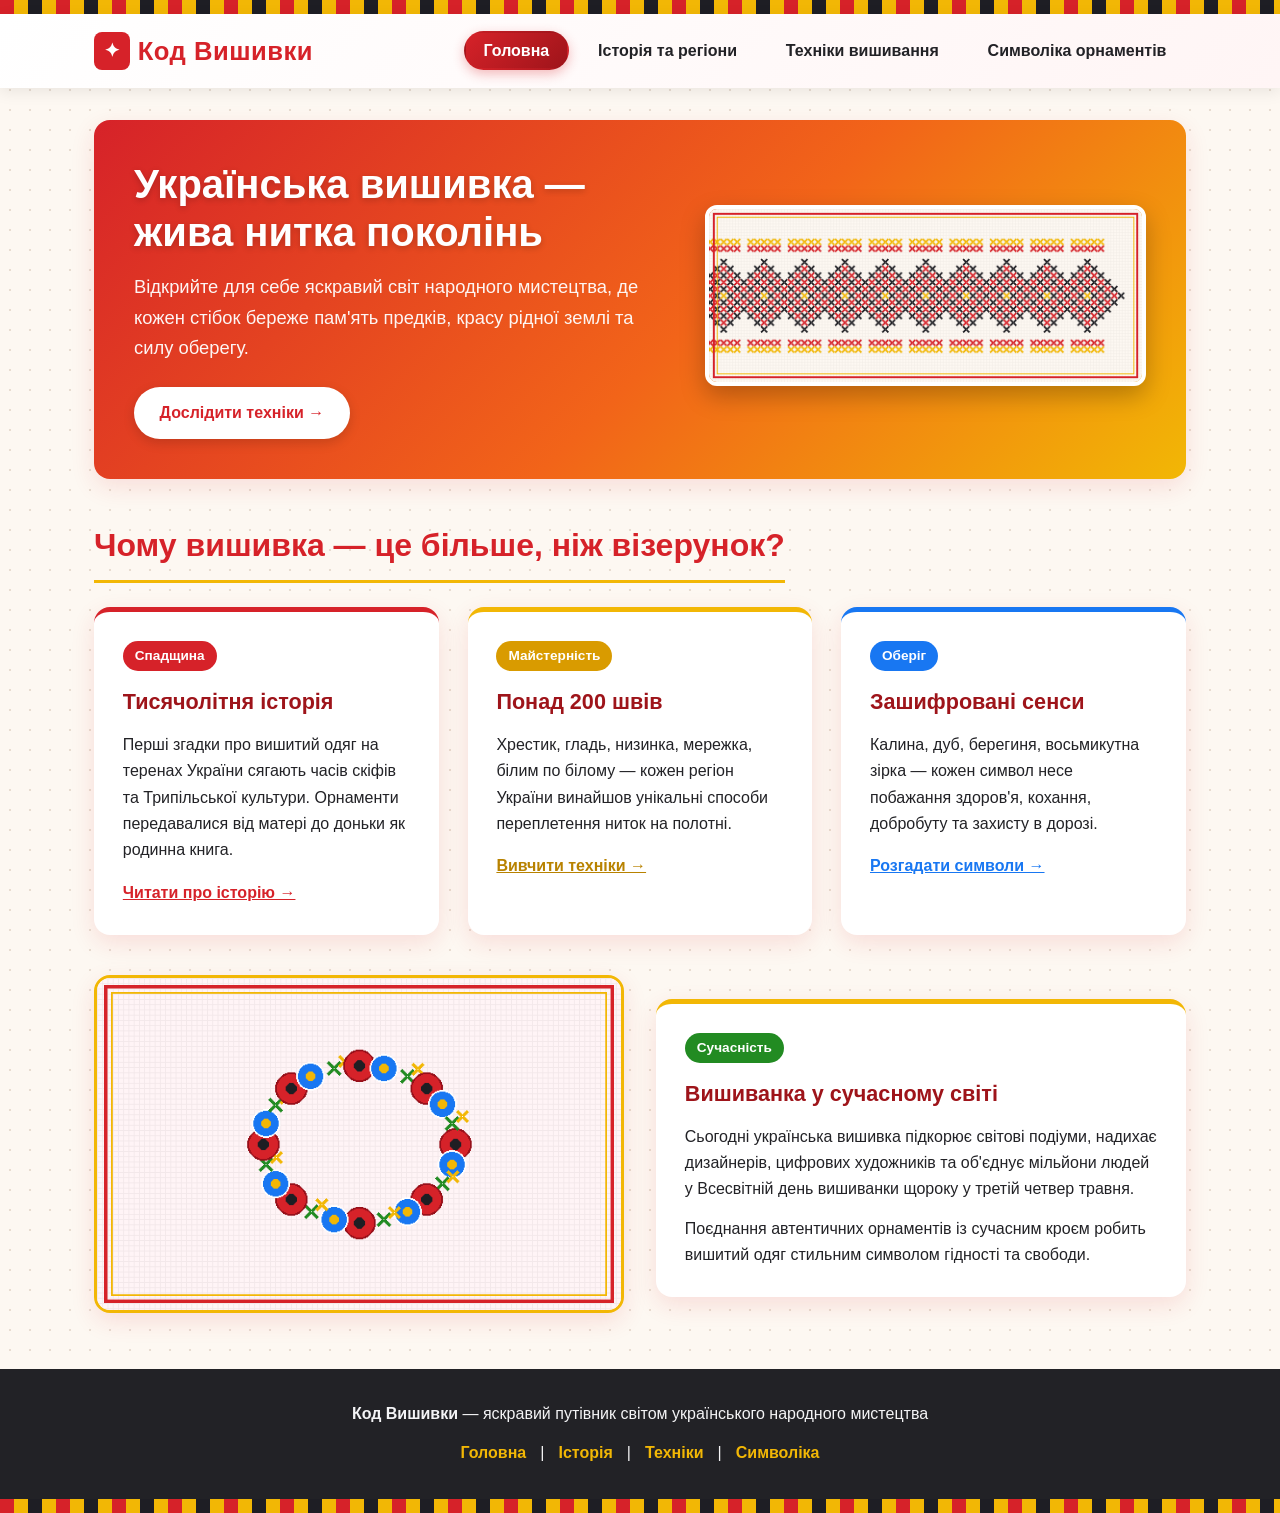
<file: index.html>
<!DOCTYPE html>
<html lang="uk">
<head>
    <meta charset="UTF-8">
    <meta name="viewport" content="width=device-width, initial-scale=1.0">
    <title>Головна — Українська Вишивка</title>
    <link rel="stylesheet" href="style.css">
</head>
<body>
    <div class="ornament-strip"></div>
    <header>
        <nav class="navbar">
            <a href="index.html" class="logo"><span>✦</span> Код Вишивки</a>
            <ul class="nav-links">
                <li><a href="index.html" class="active">Головна</a></li>
                <li><a href="history.html" class="">Історія та регіони</a></li>
                <li><a href="techniques.html" class="">Техніки вишивання</a></li>
                <li><a href="symbols.html" class="">Символіка орнаментів</a></li>
            </ul>
        </nav>
    </header>

    <main class="container">
        <section class="hero">
            <div>
                <h1>Українська вишивка — жива нитка поколінь</h1>
                <p>Відкрийте для себе яскравий світ народного мистецтва, де кожен стібок береже пам'ять предків, красу рідної землі та силу оберегу.</p>
                <a href="techniques.html" class="btn">Дослідити техніки →</a>
            </div>
            <div>
                <img src="images/hero_banner.png" alt="Яскравий геометричний орнамент української вишивки">
            </div>
        </section>

        <h2 class="section-title">Чому вишивка — це більше, ніж візерунок?</h2>
        <div class="grid-3">
            <article class="card">
                <span class="badge">Спадщина</span>
                <h3>Тисячолітня історія</h3>
                <p>Перші згадки про вишитий одяг на теренах України сягають часів скіфів та Трипільської культури. Орнаменти передавалися від матері до доньки як родинна книга.</p>
                <p style="margin-top: 1rem;"><a href="history.html" style="color: var(--primary-red); font-weight: 700;">Читати про історію →</a></p>
            </article>
            <article class="card">
                <span class="badge gold">Майстерність</span>
                <h3>Понад 200 швів</h3>
                <p>Хрестик, гладь, низинка, мережка, білим по білому — кожен регіон України винайшов унікальні способи переплетення ниток на полотні.</p>
                <p style="margin-top: 1rem;"><a href="techniques.html" style="color: #b88200; font-weight: 700;">Вивчити техніки →</a></p>
            </article>
            <article class="card">
                <span class="badge blue">Оберіг</span>
                <h3>Зашифровані сенси</h3>
                <p>Калина, дуб, берегиня, восьмикутна зірка — кожен символ несе побажання здоров'я, кохання, добробуту та захисту в дорозі.</p>
                <p style="margin-top: 1rem;"><a href="symbols.html" style="color: var(--accent-blue); font-weight: 700;">Розгадати символи →</a></p>
            </article>
        </div>

        <section class="grid-2">
            <div>
                <img src="images/gallery_wreath.png" alt="Квітковий вінок української вишивки" class="feature-img">
            </div>
            <div class="card">
                <span class="badge green">Сучасність</span>
                <h3>Вишиванка у сучасному світі</h3>
                <p>Сьогодні українська вишивка підкорює світові подіуми, надихає дизайнерів, цифрових художників та об'єднує мільйони людей у Всесвітній день вишиванки щороку у третій четвер травня.</p>
                <p style="margin-top: 0.8rem;">Поєднання автентичних орнаментів із сучасним кроєм робить вишитий одяг стильним символом гідності та свободи.</p>
            </div>
        </section>
    </main>

    <footer>
        <p><strong>Код Вишивки</strong> — яскравий путівник світом українського народного мистецтва</p>
        <div class="footer-links">
            <a href="index.html">Головна</a> |
            <a href="history.html">Історія</a> |
            <a href="techniques.html">Техніки</a> |
            <a href="symbols.html">Символіка</a>
        </div>
    </footer>
    <div class="ornament-strip"></div>
</body>
</html>
</file>
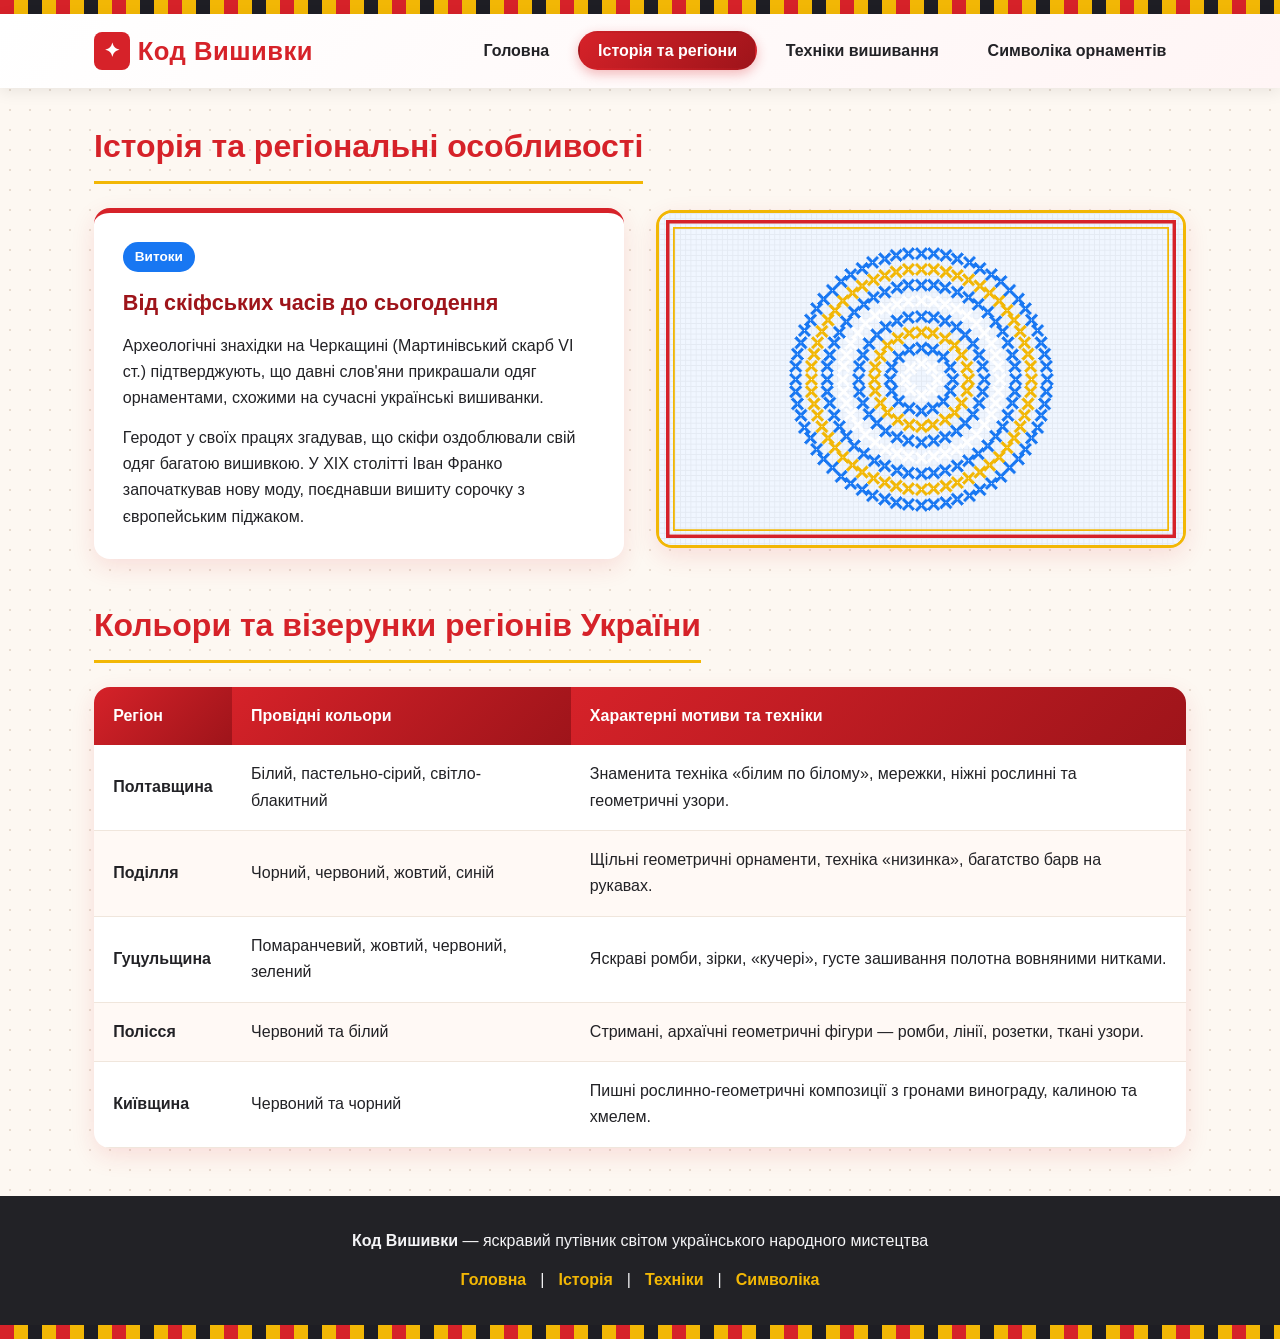
<file: history.html>
<!DOCTYPE html>
<html lang="uk">
<head>
    <meta charset="UTF-8">
    <meta name="viewport" content="width=device-width, initial-scale=1.0">
    <title>Історія та регіони — Українська Вишивка</title>
    <link rel="stylesheet" href="style.css">
</head>
<body>
    <div class="ornament-strip"></div>
    <header>
        <nav class="navbar">
            <a href="index.html" class="logo"><span>✦</span> Код Вишивки</a>
            <ul class="nav-links">
                <li><a href="index.html" class="">Головна</a></li>
                <li><a href="history.html" class="active">Історія та регіони</a></li>
                <li><a href="techniques.html" class="">Техніки вишивання</a></li>
                <li><a href="symbols.html" class="">Символіка орнаментів</a></li>
            </ul>
        </nav>
    </header>

    <main class="container">
        <h1 class="section-title">Історія та регіональні особливості</h1>
        <section class="grid-2">
            <div class="card">
                <span class="badge blue">Витоки</span>
                <h3>Від скіфських часів до сьогодення</h3>
                <p>Археологічні знахідки на Черкащині (Мартинівський скарб VI ст.) підтверджують, що давні слов'яни прикрашали одяг орнаментами, схожими на сучасні українські вишиванки.</p>
                <p style="margin-top: 0.8rem;">Геродот у своїх працях згадував, що скіфи оздоблювали свій одяг багатою вишивкою. У XIX столітті Іван Франко започаткував нову моду, поєднавши вишиту сорочку з європейським піджаком.</p>
            </div>
            <div>
                <img src="images/history_ornament.png" alt="Традиційний орнамент Полтавщини та Київщини" class="feature-img">
            </div>
        </section>

        <h2 class="section-title">Кольори та візерунки регіонів України</h2>
        <table class="styled-table">
            <thead>
                <tr>
                    <th>Регіон</th>
                    <th>Провідні кольори</th>
                    <th>Характерні мотиви та техніки</th>
                </tr>
            </thead>
            <tbody>
                <tr>
                    <td><strong>Полтавщина</strong></td>
                    <td>Білий, пастельно-сірий, світло-блакитний</td>
                    <td>Знаменита техніка «білим по білому», мережки, ніжні рослинні та геометричні узори.</td>
                </tr>
                <tr>
                    <td><strong>Поділля</strong></td>
                    <td>Чорний, червоний, жовтий, синій</td>
                    <td>Щільні геометричні орнаменти, техніка «низинка», багатство барв на рукавах.</td>
                </tr>
                <tr>
                    <td><strong>Гуцульщина</strong></td>
                    <td>Помаранчевий, жовтий, червоний, зелений</td>
                    <td>Яскраві ромби, зірки, «кучері», густе зашивання полотна вовняними нитками.</td>
                </tr>
                <tr>
                    <td><strong>Полісся</strong></td>
                    <td>Червоний та білий</td>
                    <td>Стримані, архаїчні геометричні фігури — ромби, лінії, розетки, ткані узори.</td>
                </tr>
                <tr>
                    <td><strong>Київщина</strong></td>
                    <td>Червоний та чорний</td>
                    <td>Пишні рослинно-геометричні композиції з гронами винограду, калиною та хмелем.</td>
                </tr>
            </tbody>
        </table>
    </main>

    <footer>
        <p><strong>Код Вишивки</strong> — яскравий путівник світом українського народного мистецтва</p>
        <div class="footer-links">
            <a href="index.html">Головна</a> |
            <a href="history.html">Історія</a> |
            <a href="techniques.html">Техніки</a> |
            <a href="symbols.html">Символіка</a>
        </div>
    </footer>
    <div class="ornament-strip"></div>
</body>
</html>
</file>
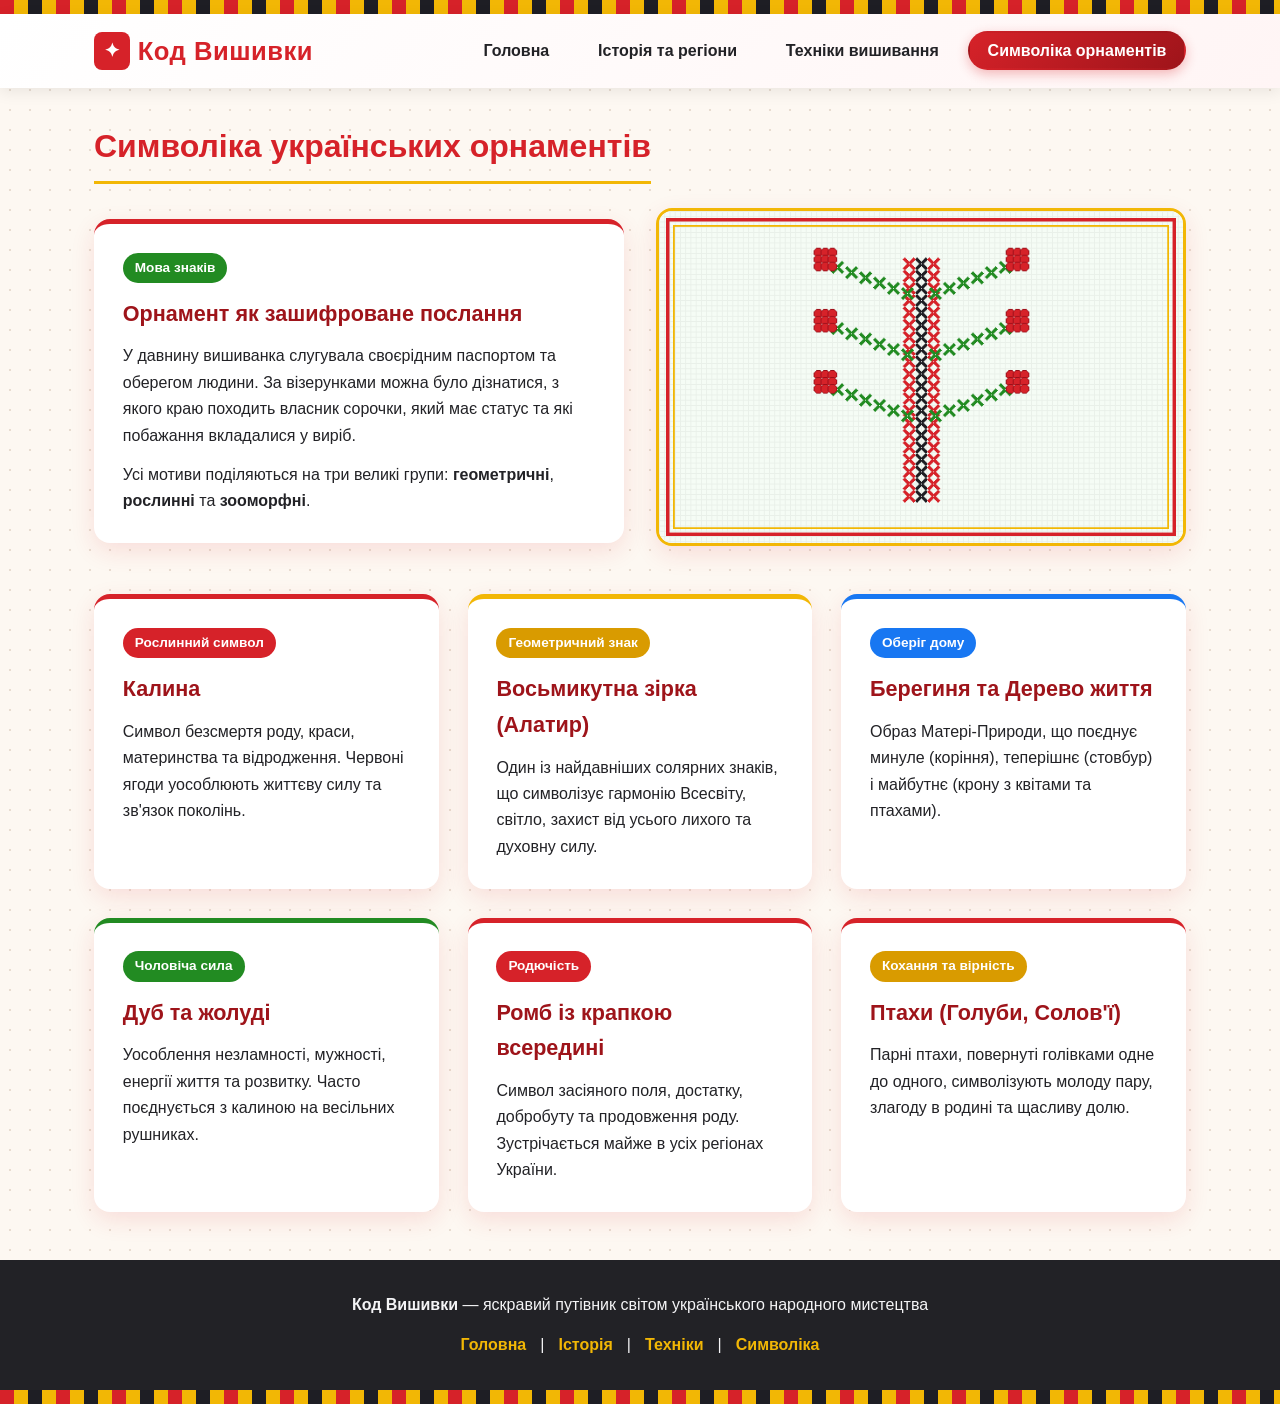
<file: symbols.html>
<!DOCTYPE html>
<html lang="uk">
<head>
    <meta charset="UTF-8">
    <meta name="viewport" content="width=device-width, initial-scale=1.0">
    <title>Символіка орнаментів — Українська Вишивка</title>
    <link rel="stylesheet" href="style.css">
</head>
<body>
    <div class="ornament-strip"></div>
    <header>
        <nav class="navbar">
            <a href="index.html" class="logo"><span>✦</span> Код Вишивки</a>
            <ul class="nav-links">
                <li><a href="index.html" class="">Головна</a></li>
                <li><a href="history.html" class="">Історія та регіони</a></li>
                <li><a href="techniques.html" class="">Техніки вишивання</a></li>
                <li><a href="symbols.html" class="active">Символіка орнаментів</a></li>
            </ul>
        </nav>
    </header>

    <main class="container">
        <h1 class="section-title">Символіка українських орнаментів</h1>
        <section class="grid-2">
            <div class="card">
                <span class="badge green">Мова знаків</span>
                <h3>Орнамент як зашифроване послання</h3>
                <p>У давнину вишиванка слугувала своєрідним паспортом та оберегом людини. За візерунками можна було дізнатися, з якого краю походить власник сорочки, який має статус та які побажання вкладалися у виріб.</p>
                <p style="margin-top: 0.8rem;">Усі мотиви поділяються на три великі групи: <strong>геометричні</strong>, <strong>рослинні</strong> та <strong>зооморфні</strong>.</p>
            </div>
            <div>
                <img src="images/symbols_tree.png" alt="Дерево життя та грона калини у вишивці" class="feature-img">
            </div>
        </section>

        <div class="grid-3">
            <article class="card">
                <span class="badge">Рослинний символ</span>
                <h3>Калина</h3>
                <p>Символ безсмертя роду, краси, материнства та відродження. Червоні ягоди уособлюють життєву силу та зв'язок поколінь.</p>
            </article>
            <article class="card">
                <span class="badge gold">Геометричний знак</span>
                <h3>Восьмикутна зірка (Алатир)</h3>
                <p>Один із найдавніших солярних знаків, що символізує гармонію Всесвіту, світло, захист від усього лихого та духовну силу.</p>
            </article>
            <article class="card">
                <span class="badge blue">Оберіг дому</span>
                <h3>Берегиня та Дерево життя</h3>
                <p>Образ Матері-Природи, що поєднує минуле (коріння), теперішнє (стовбур) і майбутнє (крону з квітами та птахами).</p>
            </article>
            <article class="card">
                <span class="badge green">Чоловіча сила</span>
                <h3>Дуб та жолуді</h3>
                <p>Уособлення незламності, мужності, енергії життя та розвитку. Часто поєднується з калиною на весільних рушниках.</p>
            </article>
            <article class="card">
                <span class="badge">Родючість</span>
                <h3>Ромб із крапкою всередині</h3>
                <p>Символ засіяного поля, достатку, добробуту та продовження роду. Зустрічається майже в усіх регіонах України.</p>
            </article>
            <article class="card">
                <span class="badge gold">Кохання та вірність</span>
                <h3>Птахи (Голуби, Солов'ї)</h3>
                <p>Парні птахи, повернуті голівками одне до одного, символізують молоду пару, злагоду в родині та щасливу долю.</p>
            </article>
        </div>
    </main>

    <footer>
        <p><strong>Код Вишивки</strong> — яскравий путівник світом українського народного мистецтва</p>
        <div class="footer-links">
            <a href="index.html">Головна</a> |
            <a href="history.html">Історія</a> |
            <a href="techniques.html">Техніки</a> |
            <a href="symbols.html">Символіка</a>
        </div>
    </footer>
    <div class="ornament-strip"></div>
</body>
</html>
</file>
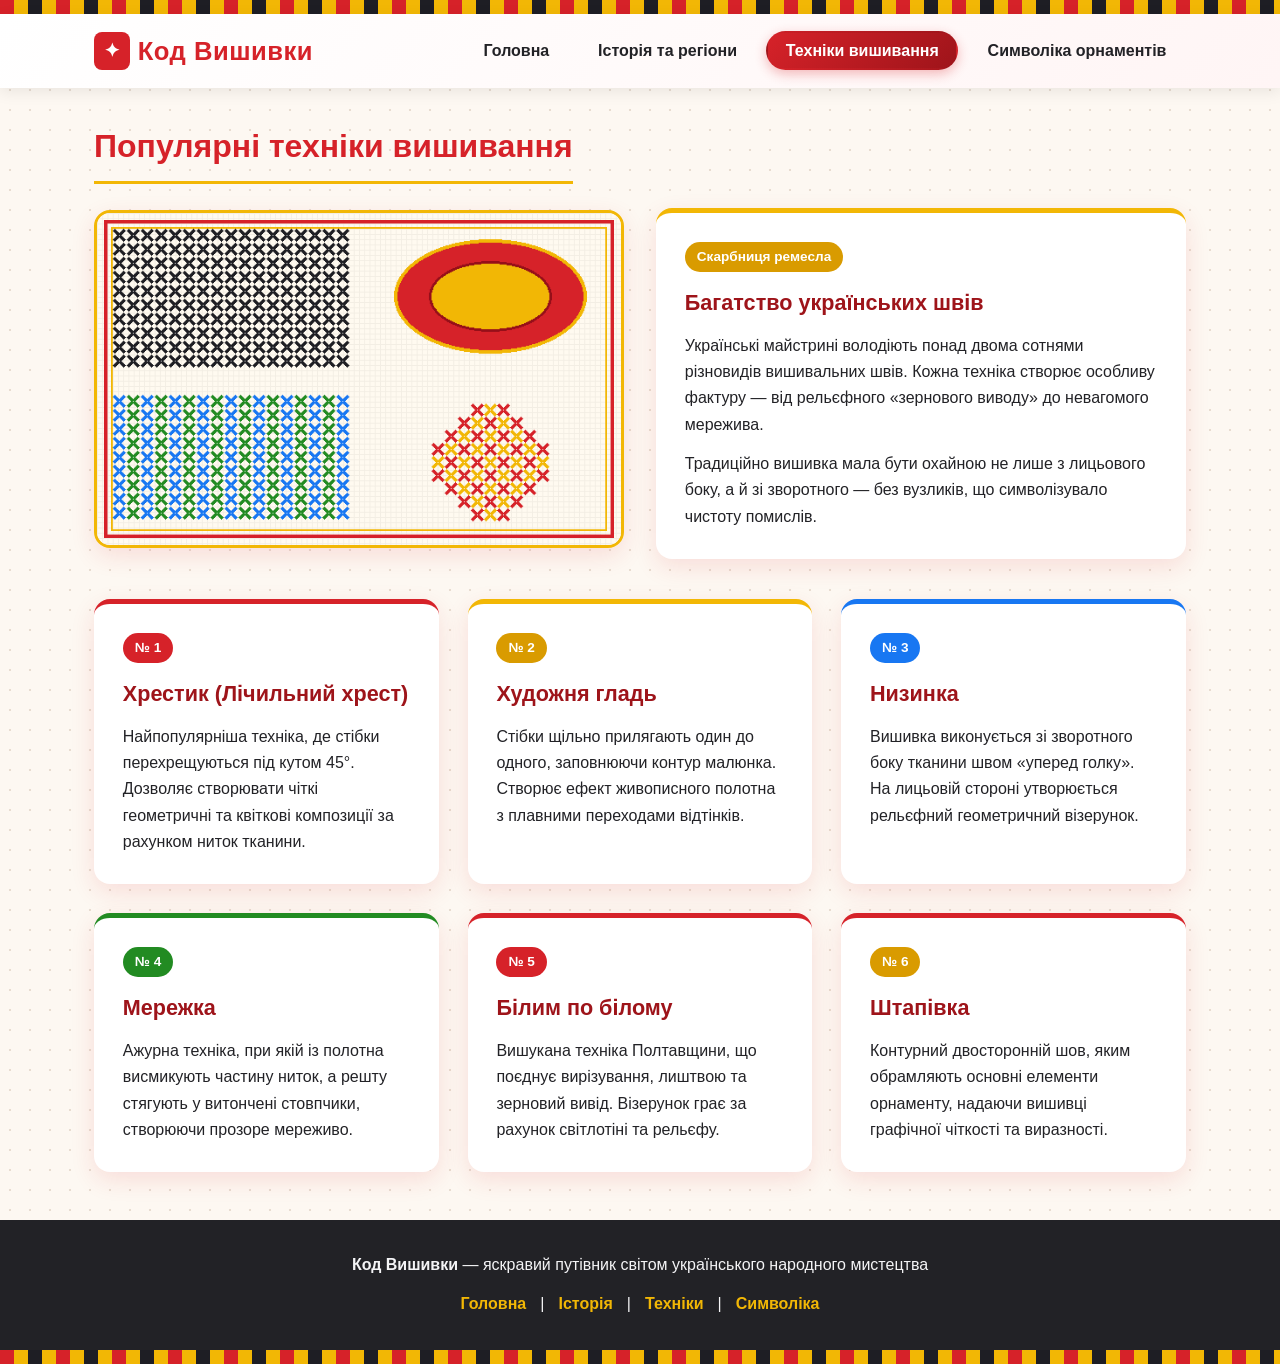
<file: techniques.html>
<!DOCTYPE html>
<html lang="uk">
<head>
    <meta charset="UTF-8">
    <meta name="viewport" content="width=device-width, initial-scale=1.0">
    <title>Техніки вишивання — Українська Вишивка</title>
    <link rel="stylesheet" href="style.css">
</head>
<body>
    <div class="ornament-strip"></div>
    <header>
        <nav class="navbar">
            <a href="index.html" class="logo"><span>✦</span> Код Вишивки</a>
            <ul class="nav-links">
                <li><a href="index.html" class="">Головна</a></li>
                <li><a href="history.html" class="">Історія та регіони</a></li>
                <li><a href="techniques.html" class="active">Техніки вишивання</a></li>
                <li><a href="symbols.html" class="">Символіка орнаментів</a></li>
            </ul>
        </nav>
    </header>

    <main class="container">
        <h1 class="section-title">Популярні техніки вишивання</h1>
        <section class="grid-2">
            <div>
                <img src="images/techniques_grid.png" alt="Зразки технік вишивання: хрестик, гладь, геометрія" class="feature-img">
            </div>
            <div class="card">
                <span class="badge gold">Скарбниця ремесла</span>
                <h3>Багатство українських швів</h3>
                <p>Українські майстрині володіють понад двома сотнями різновидів вишивальних швів. Кожна техніка створює особливу фактуру — від рельєфного «зернового виводу» до невагомого мережива.</p>
                <p style="margin-top: 0.8rem;">Традиційно вишивка мала бути охайною не лише з лицьового боку, а й зі зворотного — без вузликів, що символізувало чистоту помислів.</p>
            </div>
        </section>

        <div class="grid-3">
            <article class="card">
                <span class="badge">№ 1</span>
                <h3>Хрестик (Лічильний хрест)</h3>
                <p>Найпопулярніша техніка, де стібки перехрещуються під кутом 45°. Дозволяє створювати чіткі геометричні та квіткові композиції за рахунком ниток тканини.</p>
            </article>
            <article class="card">
                <span class="badge gold">№ 2</span>
                <h3>Художня гладь</h3>
                <p>Стібки щільно прилягають один до одного, заповнюючи контур малюнка. Створює ефект живописного полотна з плавними переходами відтінків.</p>
            </article>
            <article class="card">
                <span class="badge blue">№ 3</span>
                <h3>Низинка</h3>
                <p>Вишивка виконується зі зворотного боку тканини швом «уперед голку». На лицьовій стороні утворюється рельєфний геометричний візерунок.</p>
            </article>
            <article class="card">
                <span class="badge green">№ 4</span>
                <h3>Мережка</h3>
                <p>Ажурна техніка, при якій із полотна висмикують частину ниток, а решту стягують у витончені стовпчики, створюючи прозоре мереживо.</p>
            </article>
            <article class="card">
                <span class="badge">№ 5</span>
                <h3>Білим по білому</h3>
                <p>Вишукана техніка Полтавщини, що поєднує вирізування, лиштвою та зерновий вивід. Візерунок грає за рахунок світлотіні та рельєфу.</p>
            </article>
            <article class="card">
                <span class="badge gold">№ 6</span>
                <h3>Штапівка</h3>
                <p>Контурний двосторонній шов, яким обрамляють основні елементи орнаменту, надаючи вишивці графічної чіткості та виразності.</p>
            </article>
        </div>
    </main>

    <footer>
        <p><strong>Код Вишивки</strong> — яскравий путівник світом українського народного мистецтва</p>
        <div class="footer-links">
            <a href="index.html">Головна</a> |
            <a href="history.html">Історія</a> |
            <a href="techniques.html">Техніки</a> |
            <a href="symbols.html">Символіка</a>
        </div>
    </footer>
    <div class="ornament-strip"></div>
</body>
</html>
</file>
<file: style.css>
/* Загальні стилі для сайту про українську вишивку */
:root {
    --primary-red: #d62229;
    --dark-red: #9e141a;
    --accent-gold: #f2b705;
    --accent-blue: #1877f2;
    --accent-green: #228b22;
    --bg-cream: #fdf8f2;
    --card-bg: #ffffff;
    --text-dark: #222226;
    --text-muted: #555560;
    --shadow: 0 8px 24px rgba(214, 34, 41, 0.12);
    --radius: 16px;
}

* {
    box-sizing: border-box;
    margin: 0;
    padding: 0;
}

body {
    font-family: 'Segoe UI', Tahoma, Geneva, Verdana, sans-serif;
    background-color: var(--bg-cream);
    color: var(--text-dark);
    line-height: 1.65;
    background-image: radial-gradient(#e8dcd0 1px, transparent 1px);
    background-size: 20px 20px;
}

/* Декоративна вишивана стрічка зверху */
.ornament-strip {
    height: 14px;
    background: repeating-linear-gradient(
        90deg,
        var(--primary-red) 0px,
        var(--primary-red) 14px,
        var(--accent-gold) 14px,
        var(--accent-gold) 28px,
        #1e1e24 28px,
        #1e1e24 42px,
        var(--accent-gold) 42px,
        var(--accent-gold) 56px
    );
}

/* Загальна навігаційна панель */
header {
    background: linear-gradient(135deg, #ffffff 0%, #fff5f5 100%);
    box-shadow: 0 4px 15px rgba(0, 0, 0, 0.08);
    position: sticky;
    top: 0;
    z-index: 1000;
}

.navbar {
    max-width: 1140px;
    margin: 0 auto;
    padding: 1rem 1.5rem;
    display: flex;
    justify-content: space-between;
    align-items: center;
    flex-wrap: wrap;
    gap: 1rem;
}

.logo {
    font-size: 1.6rem;
    font-weight: 800;
    color: var(--primary-red);
    text-decoration: none;
    display: flex;
    align-items: center;
    gap: 0.5rem;
    letter-spacing: 0.5px;
}

.logo span {
    background: var(--primary-red);
    color: #fff;
    padding: 0.2rem 0.6rem;
    border-radius: 8px;
    font-size: 1.2rem;
}

.nav-links {
    list-style: none;
    display: flex;
    gap: 0.6rem;
    flex-wrap: wrap;
}

.nav-links a {
    text-decoration: none;
    color: var(--text-dark);
    font-weight: 600;
    padding: 0.55rem 1.1rem;
    border-radius: 30px;
    transition: all 0.25s ease;
    border: 2px solid transparent;
}

.nav-links a:hover {
    background-color: #ffe8e8;
    color: var(--primary-red);
    border-color: var(--primary-red);
}

.nav-links a.active {
    background: linear-gradient(135deg, var(--primary-red), var(--dark-red));
    color: #ffffff;
    box-shadow: 0 4px 12px rgba(214, 34, 41, 0.3);
}

/* Контейнер сторінки */
.container {
    max-width: 1140px;
    margin: 2rem auto;
    padding: 0 1.5rem;
}

/* Головний банер (Hero) */
.hero {
    background: linear-gradient(135deg, #d62229 0%, #f26419 55%, #f2b705 100%);
    color: #ffffff;
    border-radius: var(--radius);
    padding: 2.5rem;
    margin-bottom: 2.5rem;
    box-shadow: var(--shadow);
    display: grid;
    grid-template-columns: 1.1fr 0.9fr;
    gap: 2rem;
    align-items: center;
}

.hero h1 {
    font-size: 2.5rem;
    line-height: 1.2;
    margin-bottom: 1rem;
    text-shadow: 0 2px 6px rgba(0, 0, 0, 0.2);
}

.hero p {
    font-size: 1.15rem;
    margin-bottom: 1.5rem;
    opacity: 0.95;
}

.hero img {
    width: 100%;
    border-radius: 12px;
    box-shadow: 0 10px 25px rgba(0, 0, 0, 0.25);
    border: 4px solid #ffffff;
}

.btn {
    display: inline-block;
    background-color: #ffffff;
    color: var(--primary-red);
    font-weight: 700;
    padding: 0.8rem 1.6rem;
    border-radius: 30px;
    text-decoration: none;
    transition: transform 0.2s ease, box-shadow 0.2s ease;
    box-shadow: 0 4px 12px rgba(0, 0, 0, 0.15);
}

.btn:hover {
    transform: translateY(-3px);
    box-shadow: 0 8px 20px rgba(0, 0, 0, 0.22);
}

/* Заголовки секцій */
.section-title {
    font-size: 2rem;
    color: var(--primary-red);
    margin-bottom: 1.5rem;
    padding-bottom: 0.5rem;
    border-bottom: 3px solid var(--accent-gold);
    display: inline-block;
}

/* Сітка карток */
.grid-3 {
    display: grid;
    grid-template-columns: repeat(auto-fit, minmax(290px, 1fr));
    gap: 1.8rem;
    margin-bottom: 2.5rem;
}

.grid-2 {
    display: grid;
    grid-template-columns: repeat(auto-fit, minmax(420px, 1fr));
    gap: 2rem;
    margin-bottom: 2.5rem;
    align-items: center;
}

.card {
    background: var(--card-bg);
    border-radius: var(--radius);
    padding: 1.8rem;
    box-shadow: var(--shadow);
    border-top: 5px solid var(--primary-red);
    transition: transform 0.25s ease;
}

.card:nth-child(2) {
    border-top-color: var(--accent-gold);
}

.card:nth-child(3) {
    border-top-color: var(--accent-blue);
}

.card:nth-child(4) {
    border-top-color: var(--accent-green);
}

.card:hover {
    transform: translateY(-6px);
}

.card h3 {
    color: var(--dark-red);
    font-size: 1.35rem;
    margin-bottom: 0.75rem;
}

.feature-img {
    width: 100%;
    border-radius: var(--radius);
    box-shadow: var(--shadow);
    border: 3px solid var(--accent-gold);
}

/* Бейджі */
.badge {
    display: inline-block;
    padding: 0.25rem 0.75rem;
    border-radius: 20px;
    font-size: 0.85rem;
    font-weight: 700;
    margin-bottom: 0.8rem;
    color: #fff;
    background: var(--primary-red);
}

.badge.gold { background: #d99b00; }
.badge.blue { background: var(--accent-blue); }
.badge.green { background: var(--accent-green); }

/* Таблиця регіонів */
.styled-table {
    width: 100%;
    border-collapse: collapse;
    background: #fff;
    border-radius: var(--radius);
    overflow: hidden;
    box-shadow: var(--shadow);
    margin-bottom: 2.5rem;
}

.styled-table th {
    background: linear-gradient(135deg, var(--primary-red), var(--dark-red));
    color: #fff;
    text-align: left;
    padding: 1rem 1.2rem;
}

.styled-table td {
    padding: 1rem 1.2rem;
    border-bottom: 1px solid #f0e6dc;
}

.styled-table tr:nth-child(even) {
    background-color: #fff9f5;
}

/* Футер */
footer {
    background: #222226;
    color: #f4f4f6;
    text-align: center;
    padding: 2rem 1rem;
    margin-top: 3rem;
}

footer p {
    margin-bottom: 0.5rem;
}

.footer-links {
    margin-top: 0.8rem;
}

.footer-links a {
    color: var(--accent-gold);
    text-decoration: none;
    margin: 0 0.6rem;
    font-weight: 600;
}

.footer-links a:hover {
    text-decoration: underline;
}

@media (max-width: 768px) {
    .hero {
        grid-template-columns: 1fr;
        padding: 1.8rem;
    }
    .hero h1 {
        font-size: 1.9rem;
    }
    .grid-2 {
        grid-template-columns: 1fr;
    }
}
</file>
